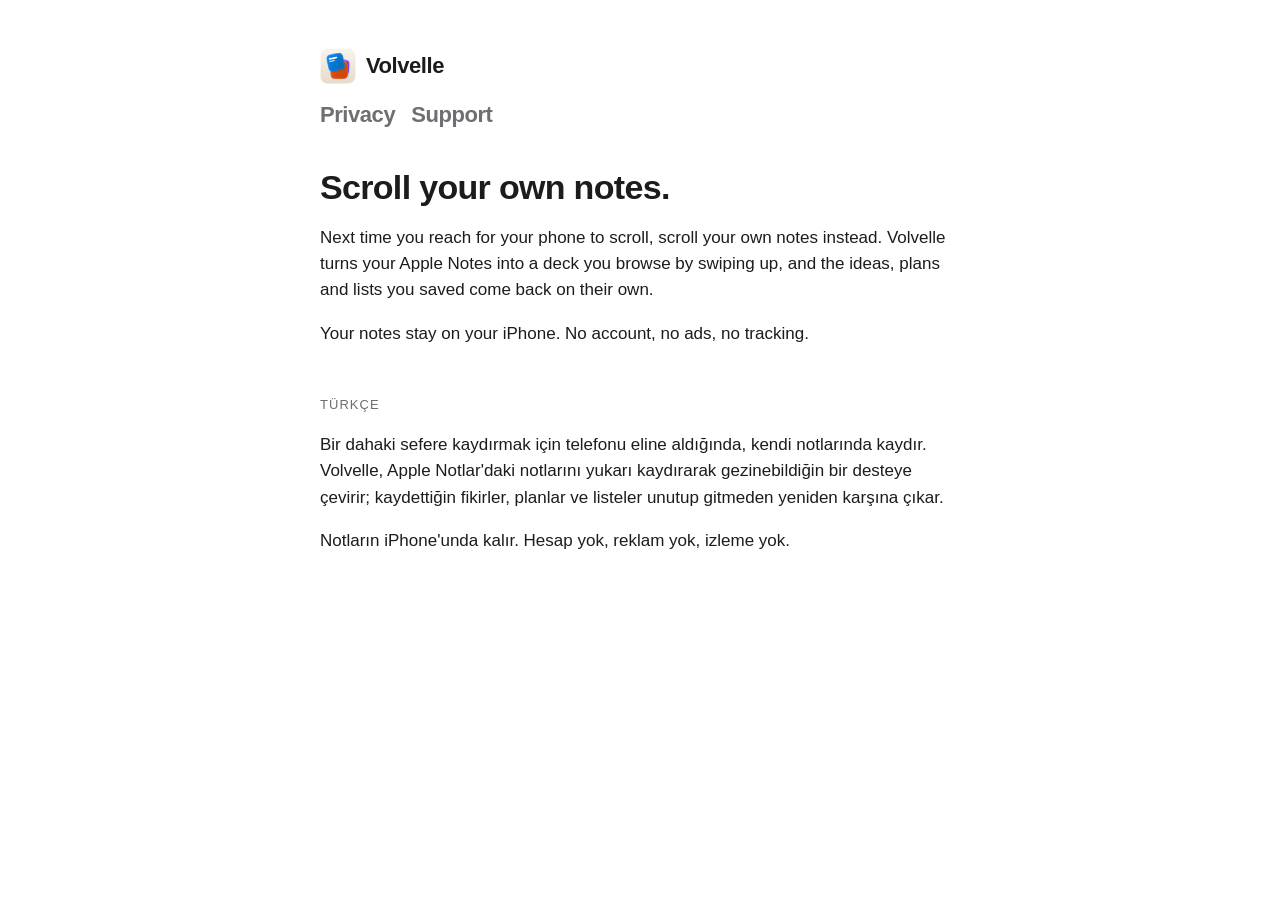
<file: index.html>
<!doctype html><html lang="en"><head><meta charset="utf-8"><meta name="viewport" content="width=device-width,initial-scale=1"><link rel="icon" href="/icon.png?v=1"><link rel="apple-touch-icon" href="/icon.png?v=1"><title>Volvelle</title><link rel="stylesheet" href="/style.css?v=1"></head><body><main><header><a class="brand" href="/"><img src="/icon.png?v=1" alt="" width="36" height="36">Volvelle</a><nav><a href="/privacy/">Privacy</a><a href="/support/">Support</a></nav></header>
<h1>Scroll your own notes.</h1>
<p>Next time you reach for your phone to scroll, scroll your own notes instead. Volvelle turns your Apple Notes into a deck you browse by swiping up, and the ideas, plans and lists you saved come back on their own.</p>
<p>Your notes stay on your iPhone. No account, no ads, no tracking.</p>
<p class="lang">Türkçe</p>
<p>Bir dahaki sefere kaydırmak için telefonu eline aldığında, kendi notlarında kaydır. Volvelle, Apple Notlar'daki notlarını yukarı kaydırarak gezinebildiğin bir desteye çevirir; kaydettiğin fikirler, planlar ve listeler unutup gitmeden yeniden karşına çıkar.</p>
<p>Notların iPhone'unda kalır. Hesap yok, reklam yok, izleme yok.</p>
</main></body></html>
</file>
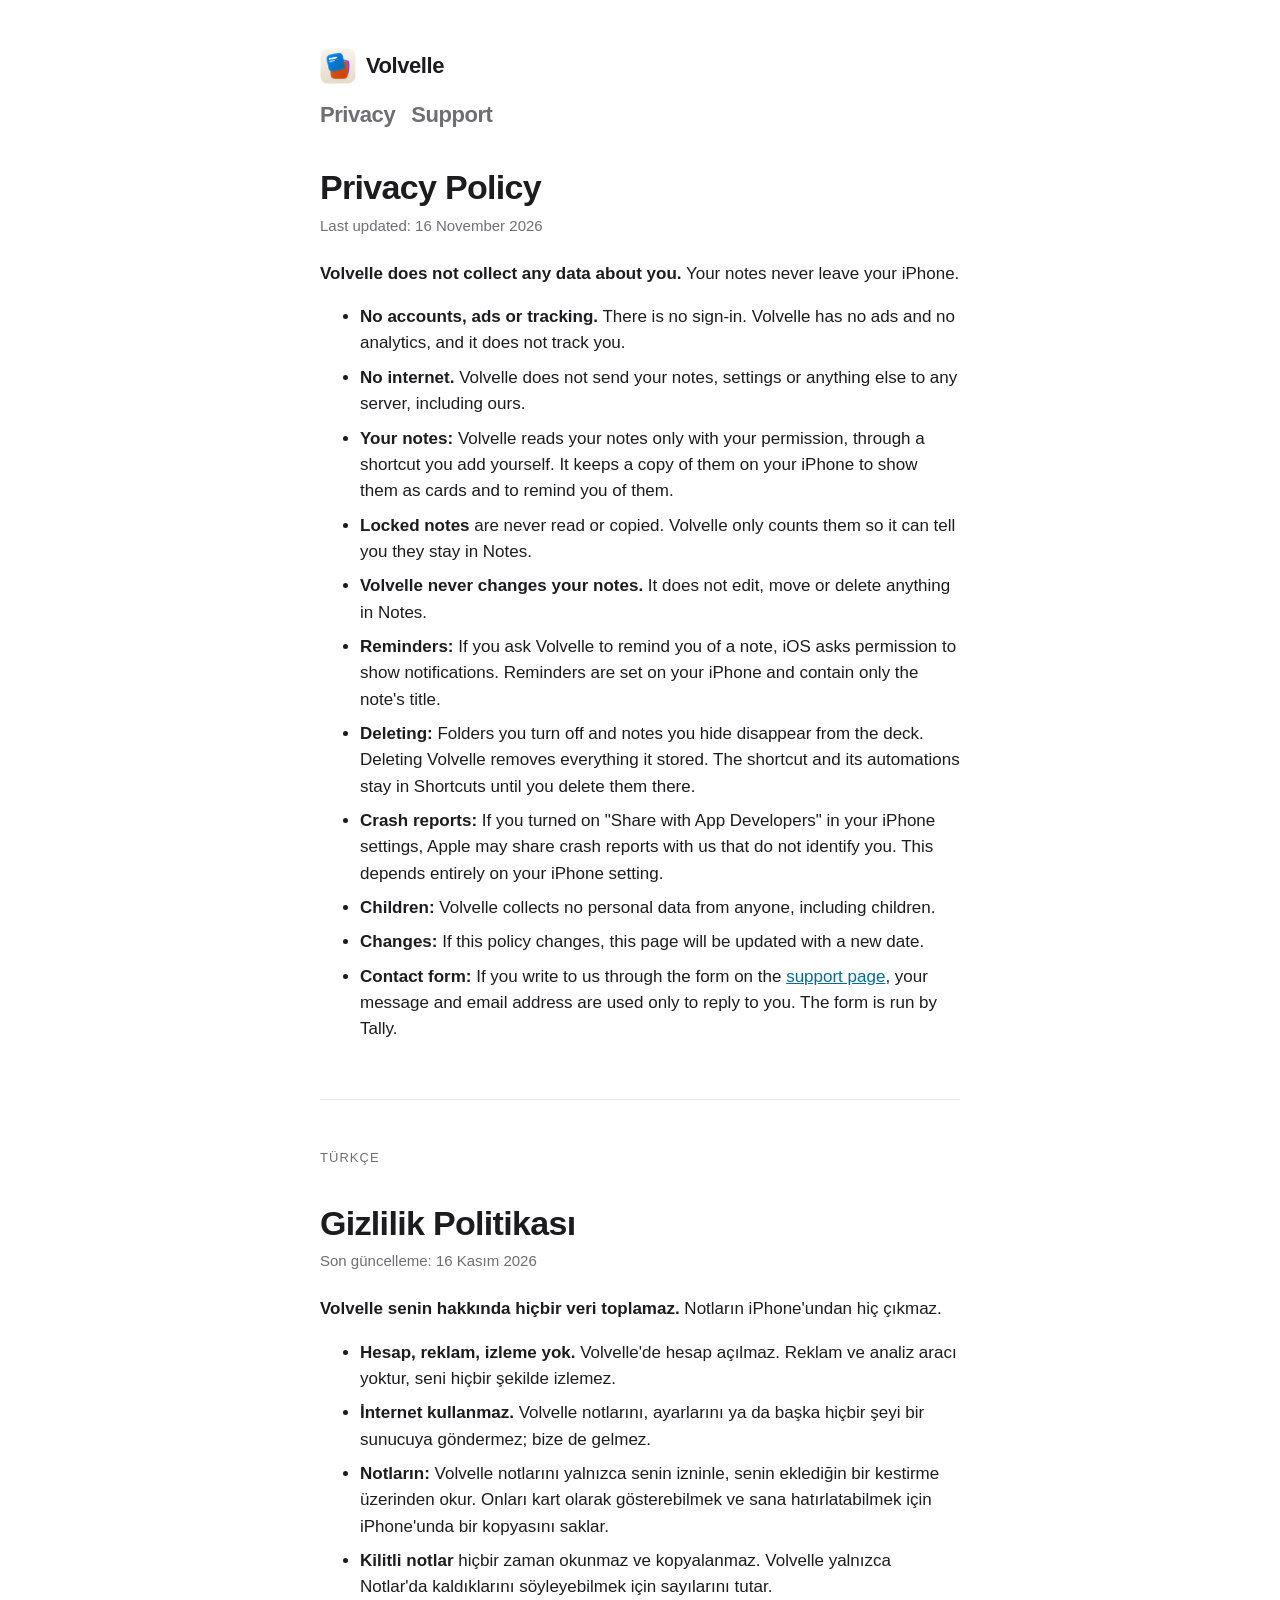
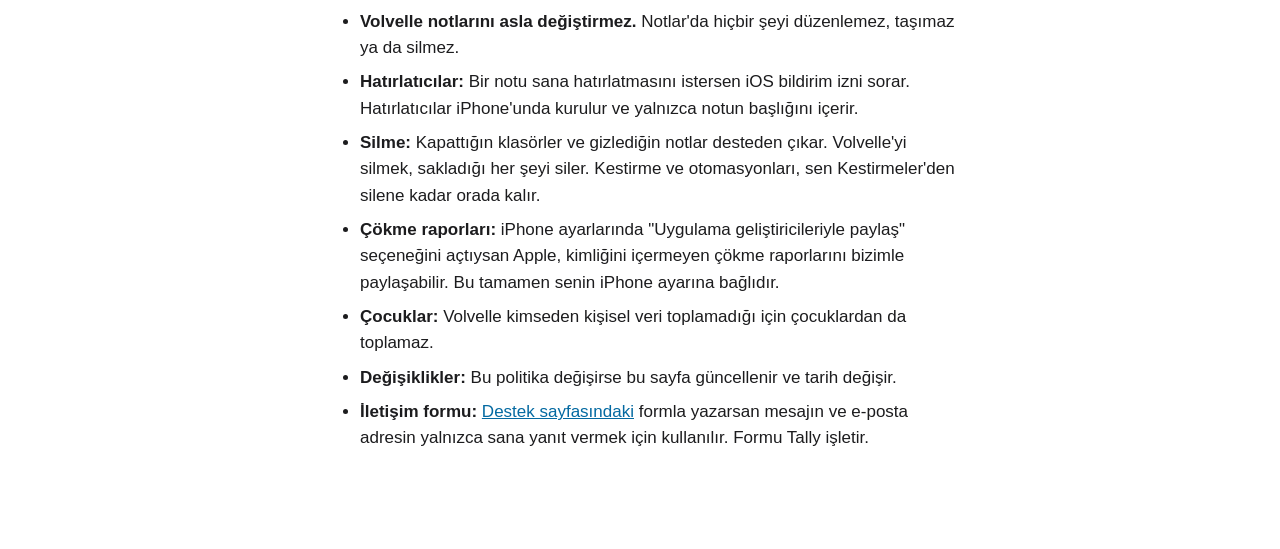
<file: privacy/index.html>
<!doctype html><html lang="en"><head><meta charset="utf-8"><meta name="viewport" content="width=device-width,initial-scale=1"><link rel="icon" href="/icon.png?v=1"><link rel="apple-touch-icon" href="/icon.png?v=1"><title>Volvelle Privacy Policy</title><link rel="stylesheet" href="/style.css?v=1"></head><body><main><header><a class="brand" href="/"><img src="/icon.png?v=1" alt="" width="36" height="36">Volvelle</a><nav><a href="/privacy/">Privacy</a><a href="/support/">Support</a></nav></header>
<h1>Privacy Policy</h1><p class="date">Last updated: 16 November 2026</p>
<p><strong>Volvelle does not collect any data about you.</strong> Your notes never leave your iPhone.</p>
<ul>
<li><strong>No accounts, ads or tracking.</strong> There is no sign-in. Volvelle has no ads and no analytics, and it does not track you.</li>
<li><strong>No internet.</strong> Volvelle does not send your notes, settings or anything else to any server, including ours.</li>
<li><strong>Your notes:</strong> Volvelle reads your notes only with your permission, through a shortcut you add yourself. It keeps a copy of them on your iPhone to show them as cards and to remind you of them.</li>
<li><strong>Locked notes</strong> are never read or copied. Volvelle only counts them so it can tell you they stay in Notes.</li>
<li><strong>Volvelle never changes your notes.</strong> It does not edit, move or delete anything in Notes.</li>
<li><strong>Reminders:</strong> If you ask Volvelle to remind you of a note, iOS asks permission to show notifications. Reminders are set on your iPhone and contain only the note's title.</li>
<li><strong>Deleting:</strong> Folders you turn off and notes you hide disappear from the deck. Deleting Volvelle removes everything it stored. The shortcut and its automations stay in Shortcuts until you delete them there.</li>
<li><strong>Crash reports:</strong> If you turned on "Share with App Developers" in your iPhone settings, Apple may share crash reports with us that do not identify you. This depends entirely on your iPhone setting.</li>
<li><strong>Children:</strong> Volvelle collects no personal data from anyone, including children.</li>
<li><strong>Changes:</strong> If this policy changes, this page will be updated with a new date.</li>
<li><strong>Contact form:</strong> If you write to us through the form on the <a href="/support/">support page</a>, your message and email address are used only to reply to you. The form is run by Tally.</li>
</ul>
<hr><p class="lang">Türkçe</p>
<h1>Gizlilik Politikası</h1><p class="date">Son güncelleme: 16 Kasım 2026</p>
<p><strong>Volvelle senin hakkında hiçbir veri toplamaz.</strong> Notların iPhone'undan hiç çıkmaz.</p>
<ul>
<li><strong>Hesap, reklam, izleme yok.</strong> Volvelle'de hesap açılmaz. Reklam ve analiz aracı yoktur, seni hiçbir şekilde izlemez.</li>
<li><strong>İnternet kullanmaz.</strong> Volvelle notlarını, ayarlarını ya da başka hiçbir şeyi bir sunucuya göndermez; bize de gelmez.</li>
<li><strong>Notların:</strong> Volvelle notlarını yalnızca senin izninle, senin eklediğin bir kestirme üzerinden okur. Onları kart olarak gösterebilmek ve sana hatırlatabilmek için iPhone'unda bir kopyasını saklar.</li>
<li><strong>Kilitli notlar</strong> hiçbir zaman okunmaz ve kopyalanmaz. Volvelle yalnızca Notlar'da kaldıklarını söyleyebilmek için sayılarını tutar.</li>
<li><strong>Volvelle notlarını asla değiştirmez.</strong> Notlar'da hiçbir şeyi düzenlemez, taşımaz ya da silmez.</li>
<li><strong>Hatırlatıcılar:</strong> Bir notu sana hatırlatmasını istersen iOS bildirim izni sorar. Hatırlatıcılar iPhone'unda kurulur ve yalnızca notun başlığını içerir.</li>
<li><strong>Silme:</strong> Kapattığın klasörler ve gizlediğin notlar desteden çıkar. Volvelle'yi silmek, sakladığı her şeyi siler. Kestirme ve otomasyonları, sen Kestirmeler'den silene kadar orada kalır.</li>
<li><strong>Çökme raporları:</strong> iPhone ayarlarında "Uygulama geliştiricileriyle paylaş" seçeneğini açtıysan Apple, kimliğini içermeyen çökme raporlarını bizimle paylaşabilir. Bu tamamen senin iPhone ayarına bağlıdır.</li>
<li><strong>Çocuklar:</strong> Volvelle kimseden kişisel veri toplamadığı için çocuklardan da toplamaz.</li>
<li><strong>Değişiklikler:</strong> Bu politika değişirse bu sayfa güncellenir ve tarih değişir.</li>
<li><strong>İletişim formu:</strong> <a href="/support/">Destek sayfasındaki</a> formla yazarsan mesajın ve e-posta adresin yalnızca sana yanıt vermek için kullanılır. Formu Tally işletir.</li>
</ul>
</main></body></html>
</file>
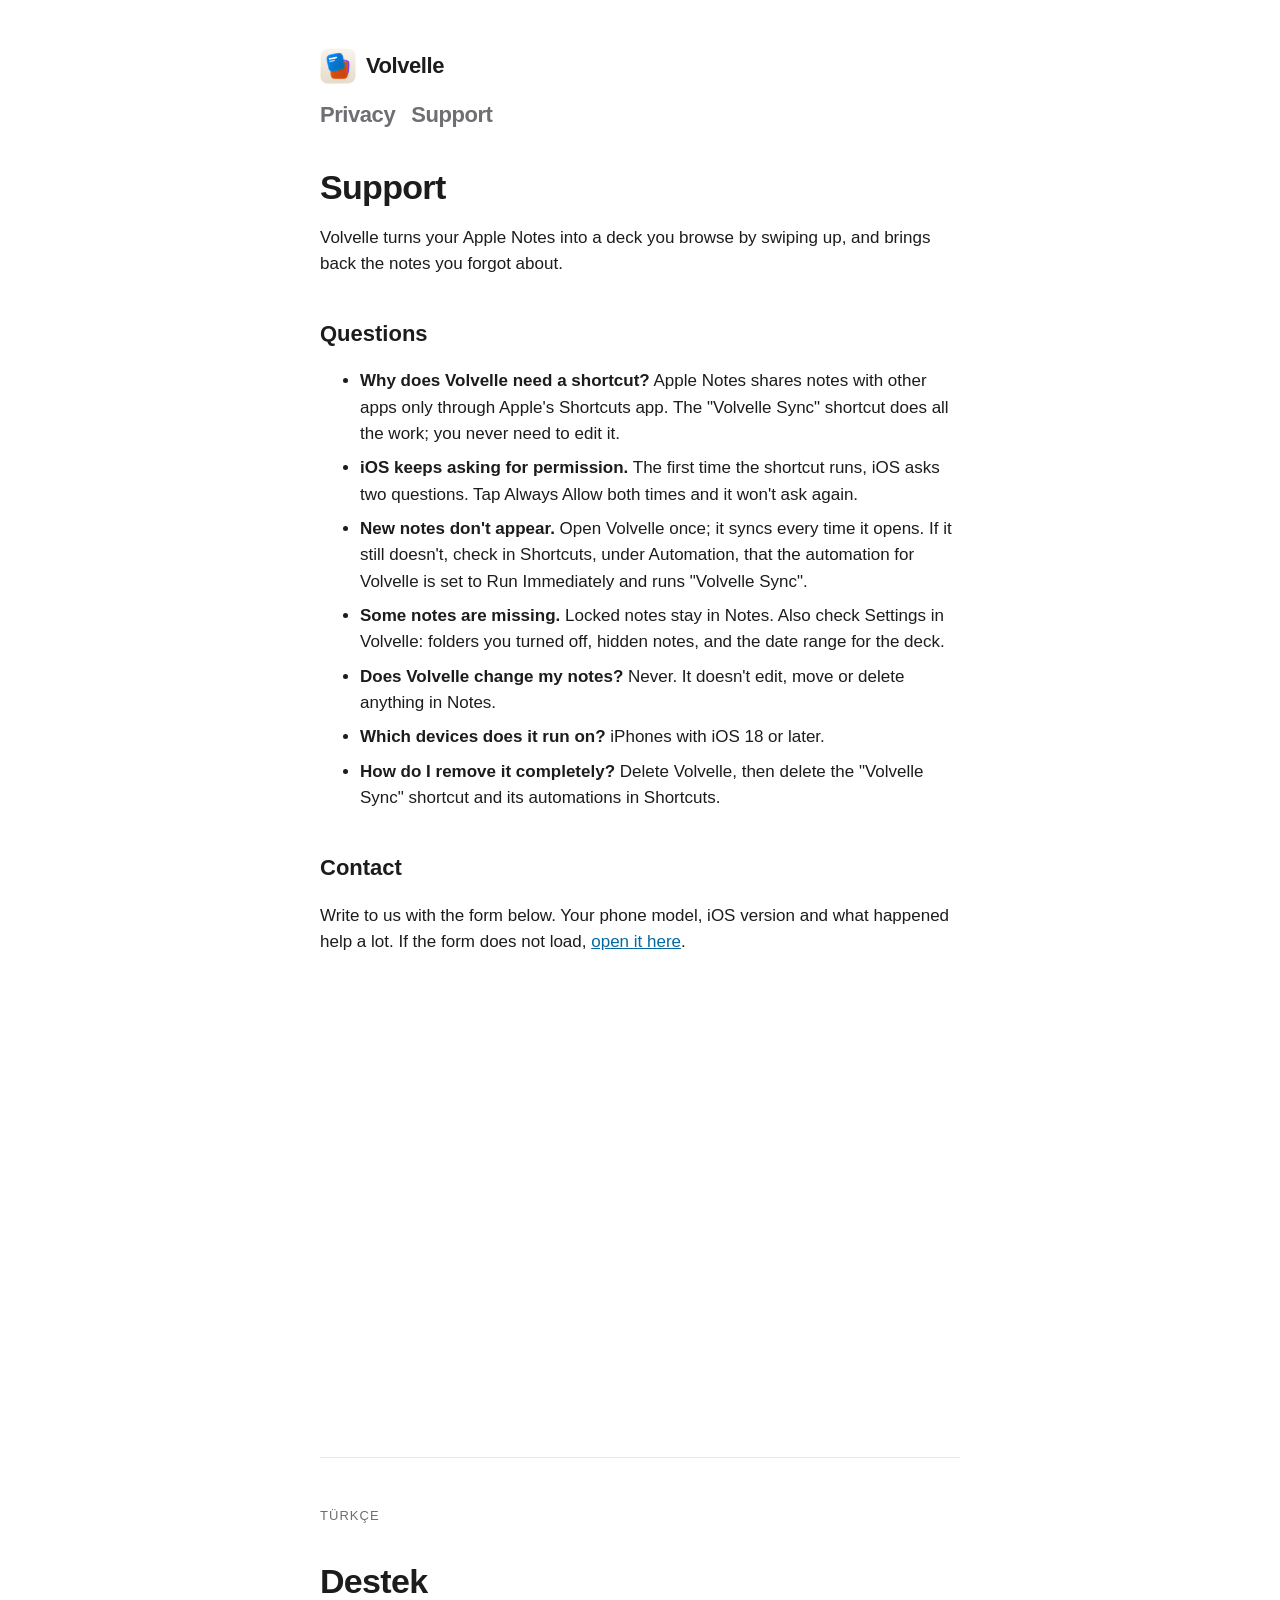
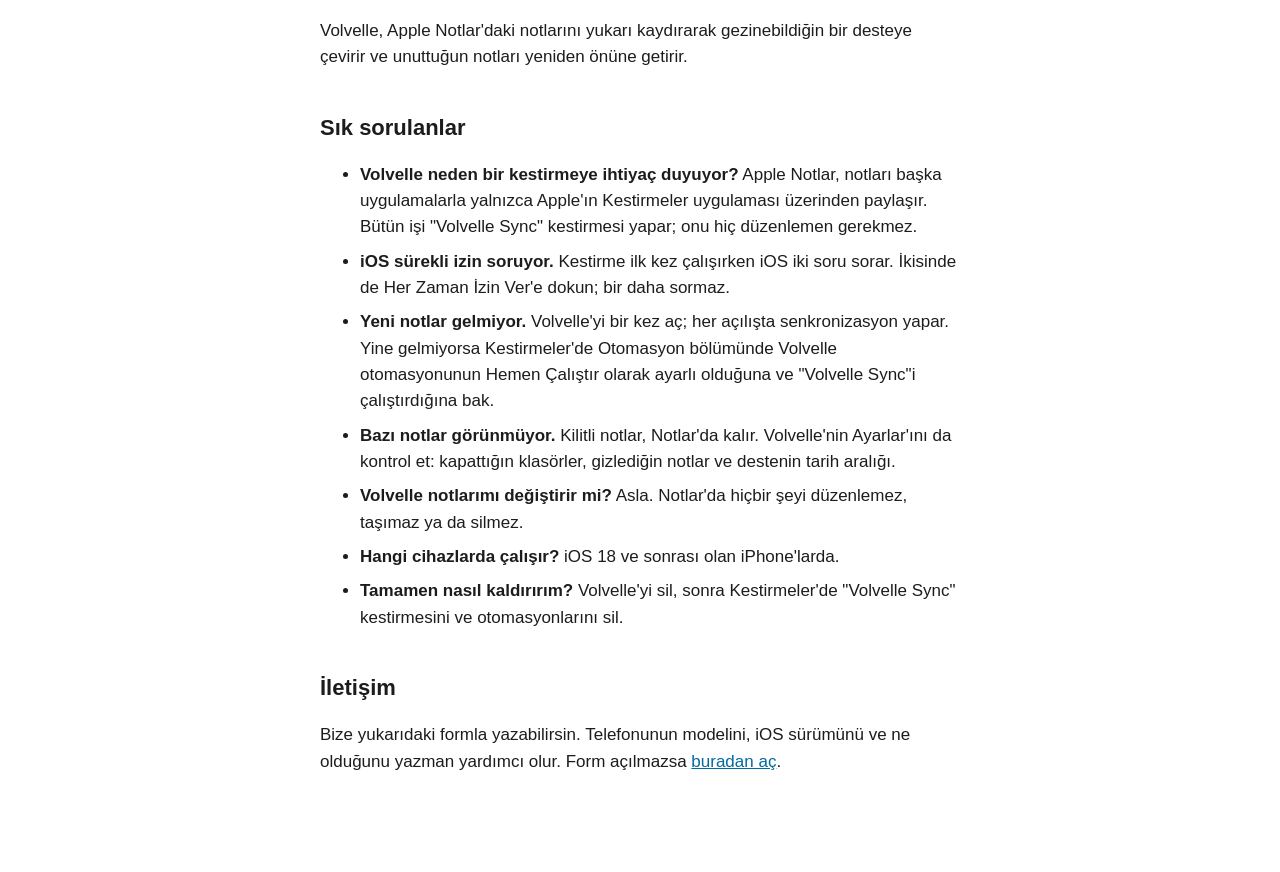
<file: support/index.html>
<!doctype html><html lang="en"><head><meta charset="utf-8"><meta name="viewport" content="width=device-width,initial-scale=1"><link rel="icon" href="/icon.png?v=1"><link rel="apple-touch-icon" href="/icon.png?v=1"><title>Volvelle Support</title><link rel="stylesheet" href="/style.css?v=1"></head><body><main><header><a class="brand" href="/"><img src="/icon.png?v=1" alt="" width="36" height="36">Volvelle</a><nav><a href="/privacy/">Privacy</a><a href="/support/">Support</a></nav></header>
<h1>Support</h1>
<p>Volvelle turns your Apple Notes into a deck you browse by swiping up, and brings back the notes you forgot about.</p>
<h2>Questions</h2>
<ul>
<li><strong>Why does Volvelle need a shortcut?</strong> Apple Notes shares notes with other apps only through Apple's Shortcuts app. The "Volvelle Sync" shortcut does all the work; you never need to edit it.</li>
<li><strong>iOS keeps asking for permission.</strong> The first time the shortcut runs, iOS asks two questions. Tap Always Allow both times and it won't ask again.</li>
<li><strong>New notes don't appear.</strong> Open Volvelle once; it syncs every time it opens. If it still doesn't, check in Shortcuts, under Automation, that the automation for Volvelle is set to Run Immediately and runs "Volvelle Sync".</li>
<li><strong>Some notes are missing.</strong> Locked notes stay in Notes. Also check Settings in Volvelle: folders you turned off, hidden notes, and the date range for the deck.</li>
<li><strong>Does Volvelle change my notes?</strong> Never. It doesn't edit, move or delete anything in Notes.</li>
<li><strong>Which devices does it run on?</strong> iPhones with iOS 18 or later.</li>
<li><strong>How do I remove it completely?</strong> Delete Volvelle, then delete the "Volvelle Sync" shortcut and its automations in Shortcuts.</li>
</ul>
<h2>Contact</h2>
<p>Write to us with the form below. Your phone model, iOS version and what happened help a lot. If the form does not load, <a href="https://tally.so/r/aO4OJb">open it here</a>.</p>
<iframe data-tally-src="https://tally.so/embed/aO4OJb?alignLeft=1&hideTitle=1&transparentBackground=1&dynamicHeight=1" loading="lazy" width="100%" height="420" frameborder="0" marginheight="0" marginwidth="0" title="Volvelle contact form"></iframe>
<hr><p class="lang">Türkçe</p>
<h1>Destek</h1>
<p>Volvelle, Apple Notlar'daki notlarını yukarı kaydırarak gezinebildiğin bir desteye çevirir ve unuttuğun notları yeniden önüne getirir.</p>
<h2>Sık sorulanlar</h2>
<ul>
<li><strong>Volvelle neden bir kestirmeye ihtiyaç duyuyor?</strong> Apple Notlar, notları başka uygulamalarla yalnızca Apple'ın Kestirmeler uygulaması üzerinden paylaşır. Bütün işi "Volvelle Sync" kestirmesi yapar; onu hiç düzenlemen gerekmez.</li>
<li><strong>iOS sürekli izin soruyor.</strong> Kestirme ilk kez çalışırken iOS iki soru sorar. İkisinde de Her Zaman İzin Ver'e dokun; bir daha sormaz.</li>
<li><strong>Yeni notlar gelmiyor.</strong> Volvelle'yi bir kez aç; her açılışta senkronizasyon yapar. Yine gelmiyorsa Kestirmeler'de Otomasyon bölümünde Volvelle otomasyonunun Hemen Çalıştır olarak ayarlı olduğuna ve "Volvelle Sync"i çalıştırdığına bak.</li>
<li><strong>Bazı notlar görünmüyor.</strong> Kilitli notlar, Notlar'da kalır. Volvelle'nin Ayarlar'ını da kontrol et: kapattığın klasörler, gizlediğin notlar ve destenin tarih aralığı.</li>
<li><strong>Volvelle notlarımı değiştirir mi?</strong> Asla. Notlar'da hiçbir şeyi düzenlemez, taşımaz ya da silmez.</li>
<li><strong>Hangi cihazlarda çalışır?</strong> iOS 18 ve sonrası olan iPhone'larda.</li>
<li><strong>Tamamen nasıl kaldırırım?</strong> Volvelle'yi sil, sonra Kestirmeler'de "Volvelle Sync" kestirmesini ve otomasyonlarını sil.</li>
</ul>
<h2>İletişim</h2>
<p>Bize yukarıdaki formla yazabilirsin. Telefonunun modelini, iOS sürümünü ve ne olduğunu yazman yardımcı olur. Form açılmazsa <a href="https://tally.so/r/aO4OJb">buradan aç</a>.</p>
</main><script async src="https://tally.so/widgets/embed.js"></script><script>document.querySelectorAll("iframe[data-tally-src]").forEach(function(f){if(!f.src)f.src=f.dataset.tallySrc;});</script></body></html>
</file>
<file: style.css>
:root{--bg:#fff;--fg:#1c1c1e;--muted:#6e6e73;--line:#e5e5ea;--accent:#0369a1}
@media (prefers-color-scheme:dark){:root{--bg:#000;--fg:#f2f2f7;--muted:#98989d;--line:#2c2c2e;--accent:#4aa8ff}}
*{box-sizing:border-box}body{margin:0;background:var(--bg);color:var(--fg);font:17px/1.55 -apple-system,BlinkMacSystemFont,"SF Pro Text","Helvetica Neue",Arial,sans-serif}
main{max-width:680px;margin:0 auto;padding:48px 20px 80px}
header a{color:var(--fg);text-decoration:none;font-weight:800;font-size:22px;letter-spacing:-.02em}
nav{margin-top:6px;font-size:15px}nav a{color:var(--muted);margin-right:16px}
h1{font-size:34px;letter-spacing:-.02em;line-height:1.15;margin:36px 0 6px}h2{font-size:22px;margin:40px 0 8px}
.date{color:var(--muted);font-size:15px;margin:0 0 24px}a{color:var(--accent)}
li{margin:8px 0}hr{border:0;border-top:1px solid var(--line);margin:56px 0 0}
.lang{font-size:13px;letter-spacing:.08em;text-transform:uppercase;color:var(--muted);margin-top:48px}
.brand{display:inline-flex;align-items:center;gap:10px}.brand img{border-radius:22%;display:block}
</file>
